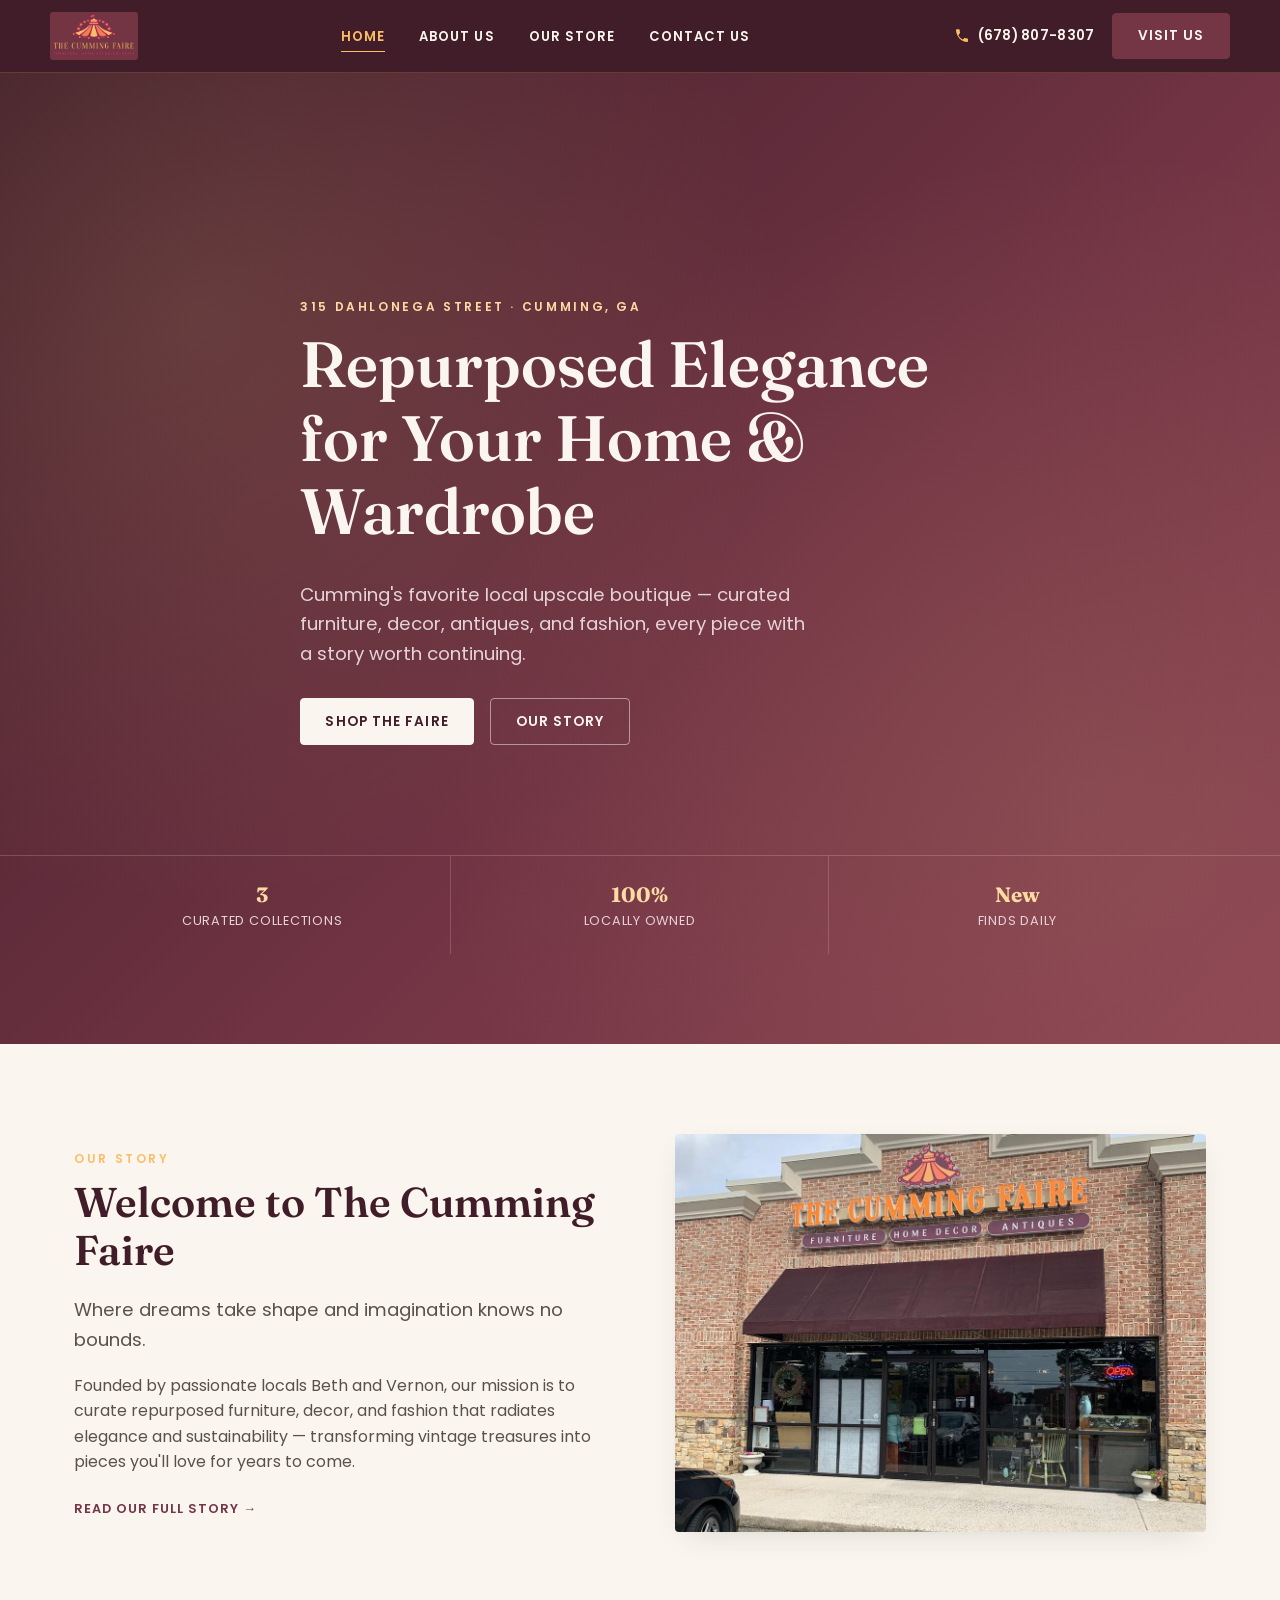
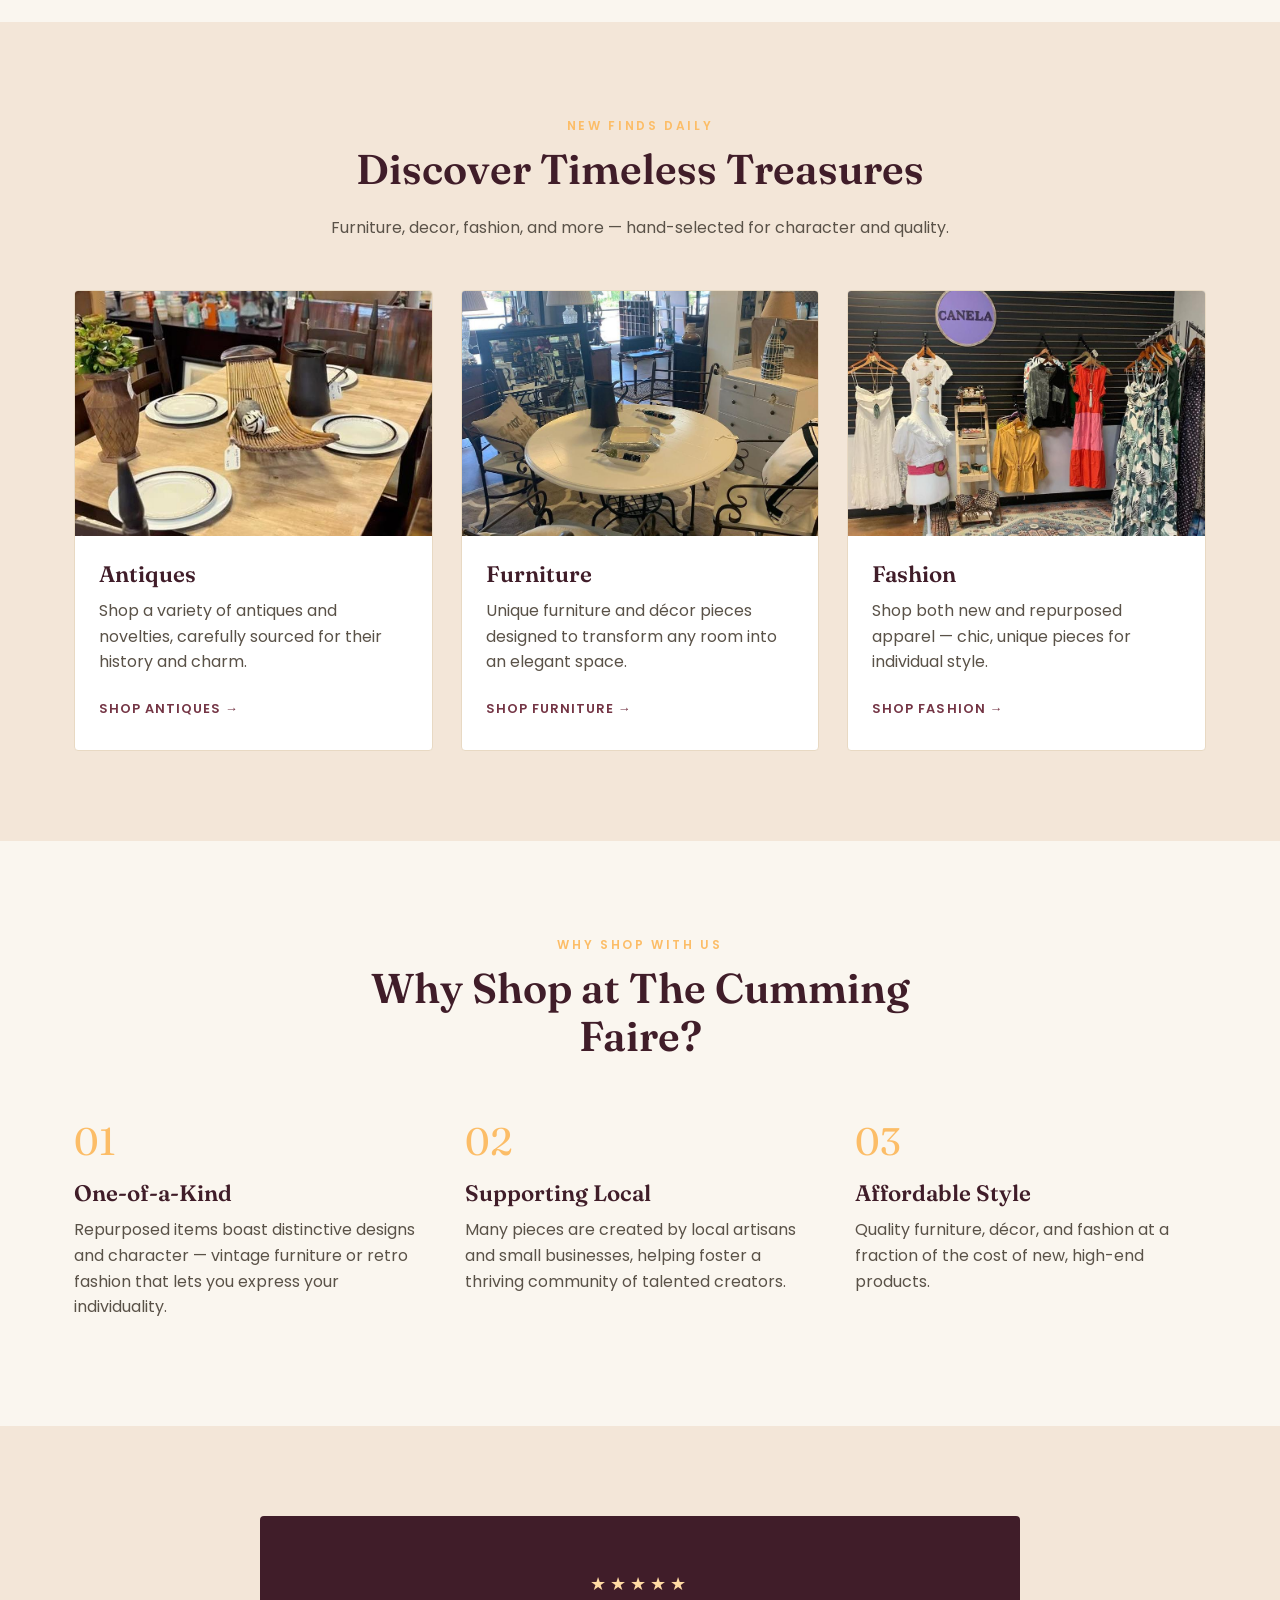
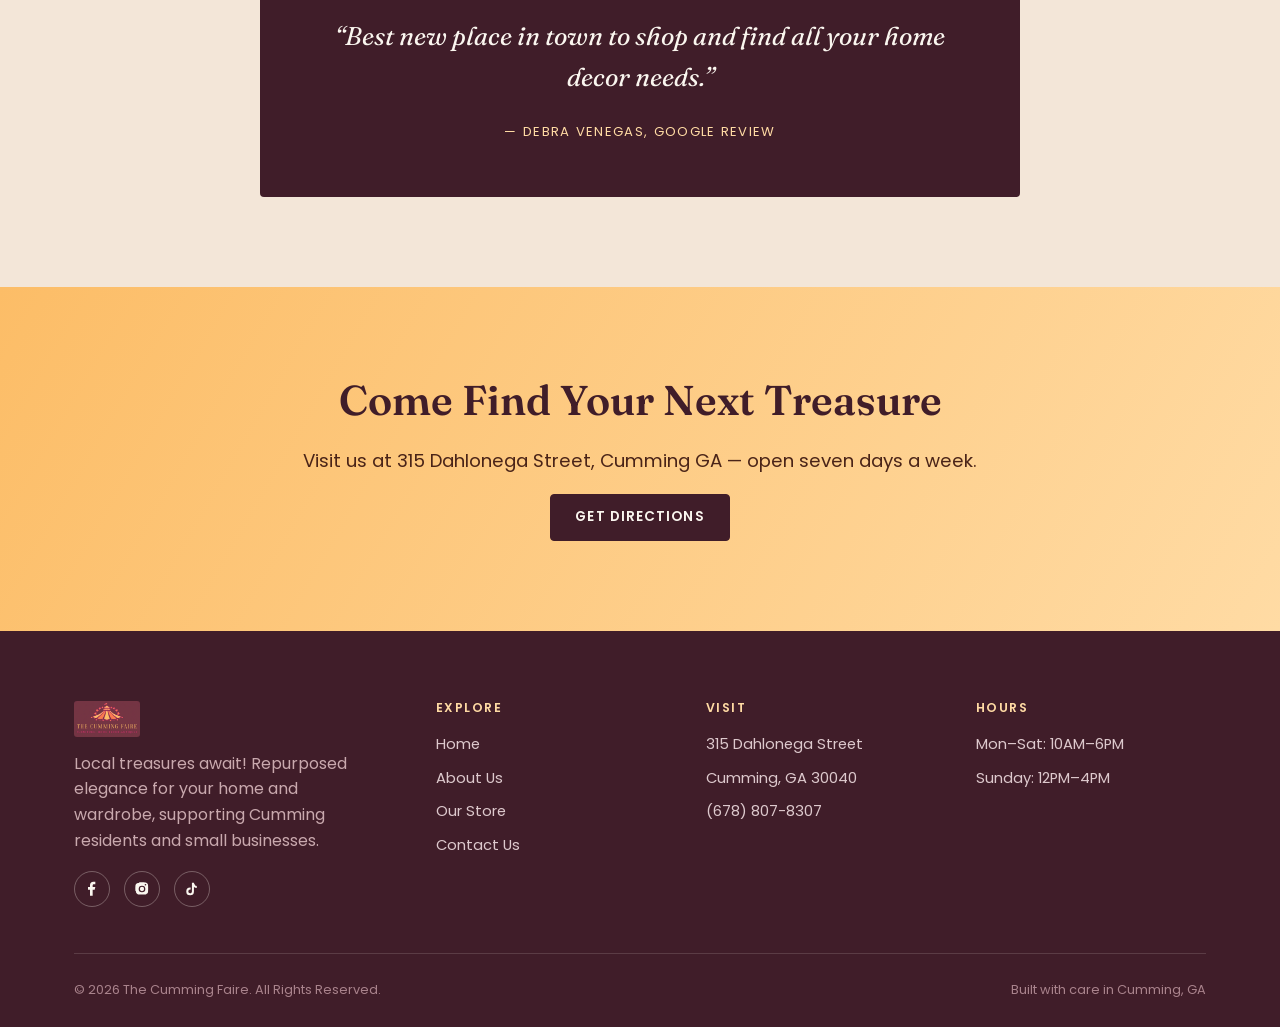
<file: index.html>
<!DOCTYPE html>
<html lang="en">
<head>
<meta charset="UTF-8">
<meta name="viewport" content="width=device-width, initial-scale=1.0">
<title>The Cumming Faire | Repurposed Furniture, Decor &amp; Fashion in Cumming, GA</title>
<meta name="description" content="Cumming's favorite local upscale boutique. Repurposed furniture, home decor, antiques, and fashion — sustainable, one-of-a-kind, and locally owned.">
<link rel="icon" type="image/png" href="favicon.png">
<link rel="preconnect" href="https://fonts.googleapis.com">
<link href="https://fonts.googleapis.com/css2?family=Fraunces:opsz,wght@9..144,500;9..144,600;9..144,700&family=Poppins:wght@400;500;600;700&display=swap" rel="stylesheet">
<link rel="stylesheet" href="styles.css">
</head>
<body>

<header class="site-header">
  <div class="container header-inner">
    <a href="index.html" class="brand">
      <img src="logo.png" alt="The Cumming Faire" class="logo">
    </a>
    <nav class="main-nav">
      <ul>
        <li><a href="index.html" class="active">Home</a></li>
        <li><a href="about.html">About Us</a></li>
        <li><a href="shop.html">Our Store</a></li>
        <li><a href="contact.html">Contact Us</a></li>
      </ul>
    </nav>
    <div class="header-cta">
      <a href="tel:6788078307" class="header-phone">
        <svg viewBox="0 0 24 24"><path d="M6.6 10.8c1.4 2.8 3.8 5.1 6.6 6.6l2.2-2.2c.3-.3.7-.4 1-.2 1.1.4 2.3.6 3.5.6.6 0 1 .4 1 1V20c0 .6-.4 1-1 1C11.4 21 3 12.6 3 3c0-.6.4-1 1-1h3.5c.6 0 1 .4 1 1 0 1.2.2 2.4.6 3.5.1.4 0 .8-.2 1L6.6 10.8z"/></svg>
        (678) 807-8307
      </a>
      <a href="contact.html" class="btn btn-primary">Visit Us</a>
      <button class="nav-toggle" aria-label="Toggle menu" aria-expanded="false"><span></span><span></span><span></span></button>
    </div>
  </div>
</header>

<section class="hero">
  <div class="container hero-inner">
    <span class="eyebrow">315 Dahlonega Street · Cumming, GA</span>
    <h1>Repurposed Elegance for Your Home &amp; Wardrobe</h1>
    <p class="lead">Cumming's favorite local upscale boutique — curated furniture, decor, antiques, and fashion, every piece with a story worth continuing.</p>
    <div class="hero-actions">
      <a href="shop.html" class="btn btn-light">Shop The Faire</a>
      <a href="about.html" class="btn btn-outline" style="color:#faf6ef;border-color:rgba(250,246,239,0.5);">Our Story</a>
    </div>
  </div>
  <div class="hero-strip">
    <div class="container">
      <div class="item"><strong>3</strong>Curated Collections</div>
      <div class="item"><strong>100%</strong>Locally Owned</div>
      <div class="item"><strong>New</strong>Finds Daily</div>
    </div>
  </div>
</section>

<section>
  <div class="container two-col">
    <div>
      <span class="eyebrow">Our Story</span>
      <h2>Welcome to The Cumming Faire</h2>
      <p class="lead">Where dreams take shape and imagination knows no bounds.</p>
      <p>Founded by passionate locals Beth and Vernon, our mission is to curate repurposed furniture, decor, and fashion that radiates elegance and sustainability — transforming vintage treasures into pieces you'll love for years to come.</p>
      <a href="about.html" class="card-link">Read Our Full Story &rarr;</a>
    </div>
    <div class="visual">
      <img src="img/storefront.jpg" alt="The Cumming Faire storefront at 315 Dahlonega Street, Cumming GA" loading="lazy">
    </div>
  </div>
</section>

<section class="section-alt">
  <div class="container">
    <div class="section-head center">
      <span class="eyebrow">New Finds Daily</span>
      <h2>Discover Timeless Treasures</h2>
      <p>Furniture, decor, fashion, and more — hand-selected for character and quality.</p>
    </div>
    <div class="grid-3">
      <div class="card">
        <div class="visual"><img src="img/antiques-home.jpg" alt="Antiques and novelty display at The Cumming Faire" loading="lazy"></div>
        <div class="card-body">
          <h3>Antiques</h3>
          <p>Shop a variety of antiques and novelties, carefully sourced for their history and charm.</p>
          <a href="shop.html#antiques" class="card-link">Shop Antiques &rarr;</a>
        </div>
      </div>
      <div class="card">
        <div class="visual"><img src="img/furniture-home.jpg" alt="Repurposed furniture display at The Cumming Faire" loading="lazy"></div>
        <div class="card-body">
          <h3>Furniture</h3>
          <p>Unique furniture and décor pieces designed to transform any room into an elegant space.</p>
          <a href="shop.html#furniture" class="card-link">Shop Furniture &rarr;</a>
        </div>
      </div>
      <div class="card">
        <div class="visual"><img src="img/fashion-home.jpg" alt="Fashion and apparel rack at The Cumming Faire" loading="lazy"></div>
        <div class="card-body">
          <h3>Fashion</h3>
          <p>Shop both new and repurposed apparel — chic, unique pieces for individual style.</p>
          <a href="shop.html#fashion" class="card-link">Shop Fashion &rarr;</a>
        </div>
      </div>
    </div>
  </div>
</section>

<section>
  <div class="container">
    <div class="section-head center">
      <span class="eyebrow">Why Shop With Us</span>
      <h2>Why Shop at The Cumming Faire?</h2>
    </div>
    <div class="reasons">
      <div class="reason">
        <span class="num">01</span>
        <h3>One-of-a-Kind</h3>
        <p>Repurposed items boast distinctive designs and character — vintage furniture or retro fashion that lets you express your individuality.</p>
      </div>
      <div class="reason">
        <span class="num">02</span>
        <h3>Supporting Local</h3>
        <p>Many pieces are created by local artisans and small businesses, helping foster a thriving community of talented creators.</p>
      </div>
      <div class="reason">
        <span class="num">03</span>
        <h3>Affordable Style</h3>
        <p>Quality furniture, décor, and fashion at a fraction of the cost of new, high-end products.</p>
      </div>
    </div>
  </div>
</section>

<section class="section-alt">
  <div class="container">
    <div class="testimonial">
      <div class="stars">★★★★★</div>
      <blockquote>&ldquo;Best new place in town to shop and find all your home decor needs.&rdquo;</blockquote>
      <cite>— Debra Venegas, Google Review</cite>
    </div>
  </div>
</section>

<section class="cta-band">
  <div class="container">
    <h2>Come Find Your Next Treasure</h2>
    <p class="lead">Visit us at 315 Dahlonega Street, Cumming GA — open seven days a week.</p>
    <a href="contact.html" class="btn btn-primary" style="background:var(--wine-deep);border-color:var(--wine-deep);">Get Directions</a>
  </div>
</section>

<footer class="site-footer">
  <div class="container">
    <div class="footer-grid">
      <div class="footer-brand">
        <a href="index.html" class="brand"><img src="logo.png" alt="The Cumming Faire" class="logo" style="height:36px;"></a>
        <p>Local treasures await! Repurposed elegance for your home and wardrobe, supporting Cumming residents and small businesses.</p>
        <div class="social-row">
          <a href="https://www.facebook.com/profile.php?id=100089561472416" aria-label="Facebook" target="_blank" rel="noopener"><svg viewBox="0 0 24 24"><path d="M13 22v-9h3l1-4h-4V7c0-1.1.3-2 2-2h2V1.1C16.6 1 15.4 1 14 1c-3.1 0-5 1.9-5 5.3V9H6v4h3v9h4z"/></svg></a>
          <a href="https://instagram.com/thecummingfaire" aria-label="Instagram" target="_blank" rel="noopener"><svg viewBox="0 0 24 24"><path d="M12 2c2.7 0 3 0 4.1.1 1.1 0 1.8.2 2.2.4.6.2 1 .5 1.4 1 .4.4.7.8 1 1.4.2.4.4 1.1.4 2.2.1 1.1.1 1.4.1 4.1s0 3-.1 4.1c0 1.1-.2 1.8-.4 2.2-.2.6-.5 1-1 1.4-.4.4-.8.7-1.4 1-.4.2-1.1.4-2.2.4-1.1.1-1.4.1-4.1.1s-3 0-4.1-.1c-1.1 0-1.8-.2-2.2-.4-.6-.2-1-.5-1.4-1-.4-.4-.7-.8-1-1.4-.2-.4-.4-1.1-.4-2.2C2 15 2 14.7 2 12s0-3 .1-4.1c0-1.1.2-1.8.4-2.2.2-.6.5-1 1-1.4.4-.4.8-.7 1.4-1 .4-.2 1.1-.4 2.2-.4C8.1 2.1 8.4 2.1 12 2zm0 5a5 5 0 100 10 5 5 0 000-10zm0 8.2a3.2 3.2 0 110-6.4 3.2 3.2 0 010 6.4zm5.2-8.4a1.2 1.2 0 100-2.4 1.2 1.2 0 000 2.4z"/></svg></a>
          <a href="https://www.tiktok.com/@thecummingfaire" aria-label="TikTok" target="_blank" rel="noopener"><svg viewBox="0 0 24 24"><path d="M16.6 5.82c-.95-.83-1.55-2-1.7-3.27h-3.02v13.06c0 1.5-1.22 2.72-2.72 2.72a2.72 2.72 0 0 1 0-5.44c.28 0 .55.04.8.12V9.9a5.7 5.7 0 0 0-.8-.06 5.75 5.75 0 0 0 0 11.5 5.75 5.75 0 0 0 5.75-5.75V9.01c1.2.86 2.67 1.37 4.24 1.37V7.36c-.9 0-1.75-.28-2.55-.75z"/></svg></a>
        </div>
      </div>
      <div>
        <h4>Explore</h4>
        <ul>
          <li><a href="index.html">Home</a></li>
          <li><a href="about.html">About Us</a></li>
          <li><a href="shop.html">Our Store</a></li>
          <li><a href="contact.html">Contact Us</a></li>
        </ul>
      </div>
      <div>
        <h4>Visit</h4>
        <ul>
          <li>315 Dahlonega Street</li>
          <li>Cumming, GA 30040</li>
          <li><a href="tel:6788078307">(678) 807-8307</a></li>
        </ul>
      </div>
      <div>
        <h4>Hours</h4>
        <ul>
          <li>Mon–Sat: 10AM–6PM</li>
          <li>Sunday: 12PM–4PM</li>
        </ul>
      </div>
    </div>
    <div class="footer-bottom">
      <span>&copy; 2026 The Cumming Faire. All Rights Reserved.</span>
      <span>Built with care in Cumming, GA</span>
    </div>
  </div>
</footer>

<script src="main.js"></script>
</body>
</html>
</file>
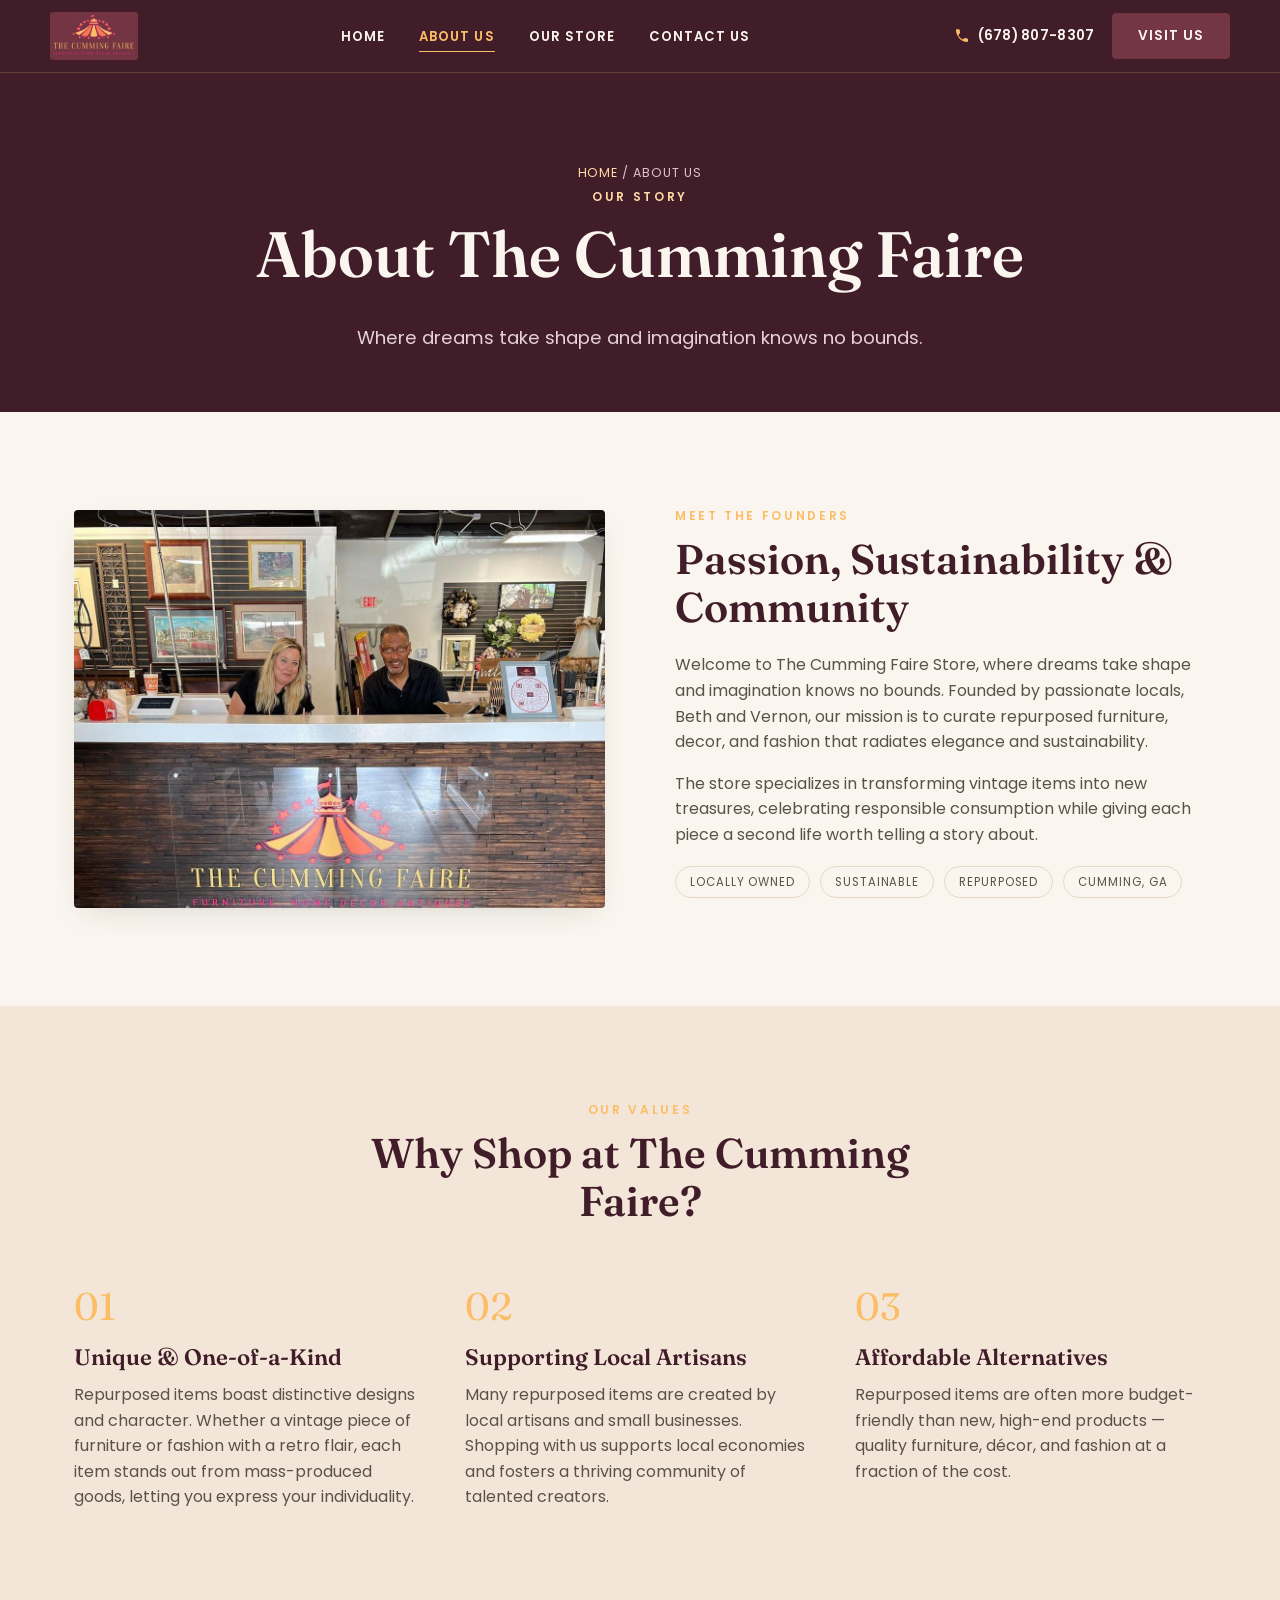
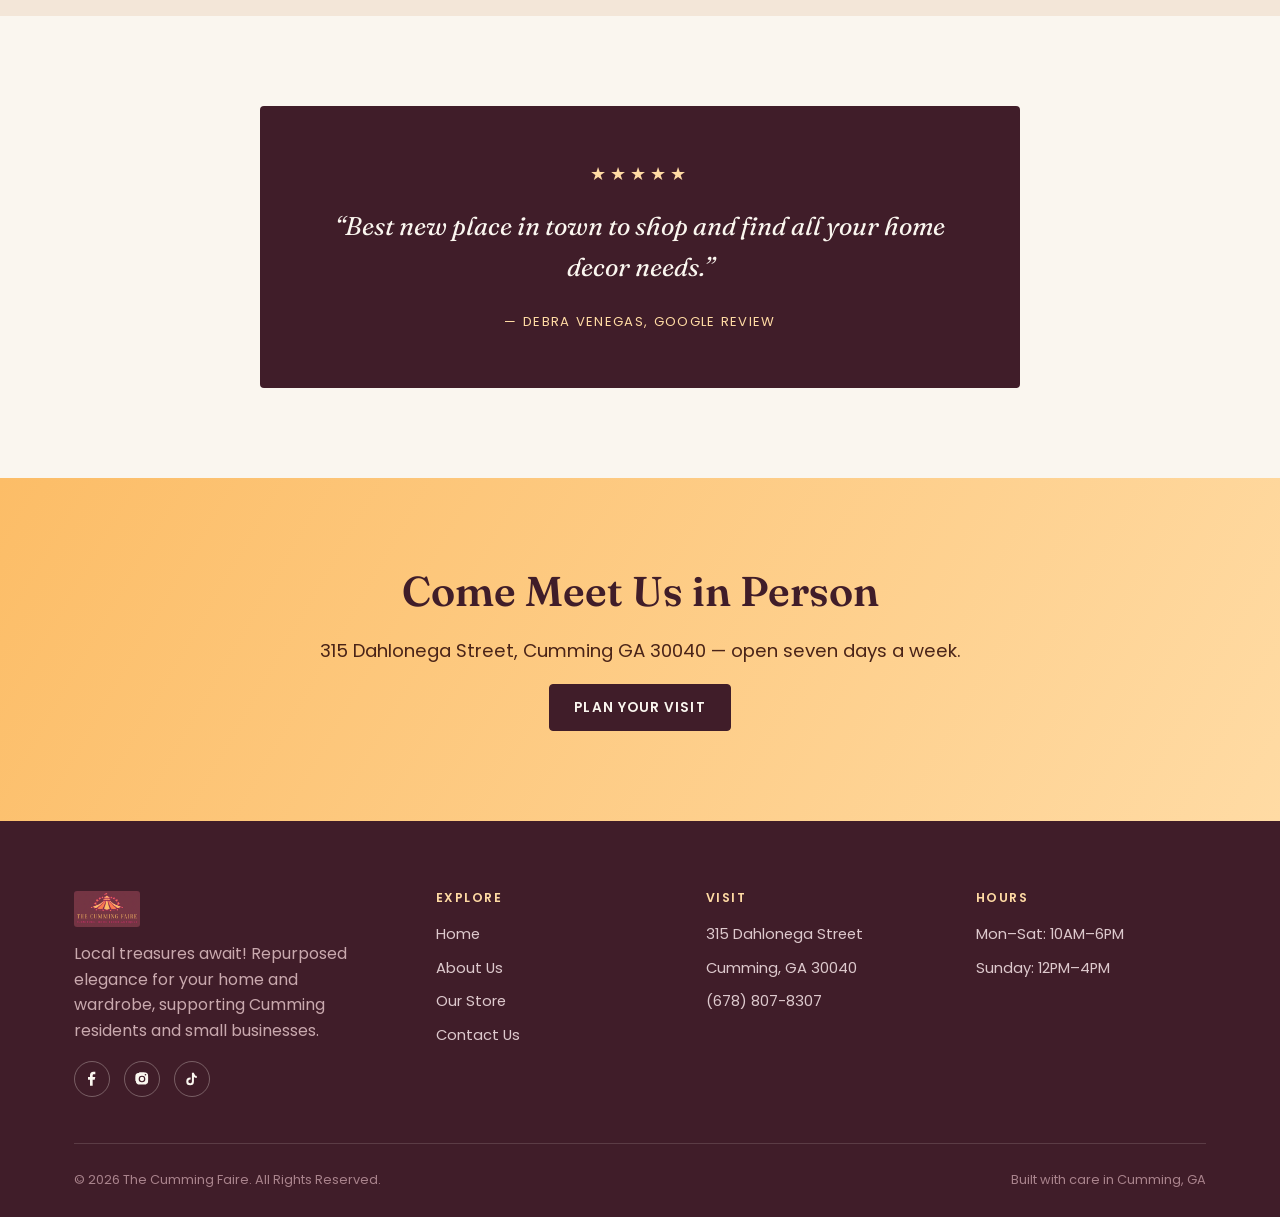
<file: about.html>
<!DOCTYPE html>
<html lang="en">
<head>
<meta charset="UTF-8">
<meta name="viewport" content="width=device-width, initial-scale=1.0">
<title>About Us | The Cumming Faire</title>
<meta name="description" content="Meet Beth and Vernon, the local founders of The Cumming Faire — a boutique for repurposed furniture, decor, antiques, and fashion in Cumming, GA.">
<link rel="icon" type="image/png" href="favicon.png">
<link rel="preconnect" href="https://fonts.googleapis.com">
<link href="https://fonts.googleapis.com/css2?family=Fraunces:opsz,wght@9..144,500;9..144,600;9..144,700&family=Poppins:wght@400;500;600;700&display=swap" rel="stylesheet">
<link rel="stylesheet" href="styles.css">
</head>
<body>

<header class="site-header">
  <div class="container header-inner">
    <a href="index.html" class="brand">
      <img src="logo.png" alt="The Cumming Faire" class="logo">
    </a>
    <nav class="main-nav">
      <ul>
        <li><a href="index.html">Home</a></li>
        <li><a href="about.html" class="active">About Us</a></li>
        <li><a href="shop.html">Our Store</a></li>
        <li><a href="contact.html">Contact Us</a></li>
      </ul>
    </nav>
    <div class="header-cta">
      <a href="tel:6788078307" class="header-phone">
        <svg viewBox="0 0 24 24"><path d="M6.6 10.8c1.4 2.8 3.8 5.1 6.6 6.6l2.2-2.2c.3-.3.7-.4 1-.2 1.1.4 2.3.6 3.5.6.6 0 1 .4 1 1V20c0 .6-.4 1-1 1C11.4 21 3 12.6 3 3c0-.6.4-1 1-1h3.5c.6 0 1 .4 1 1 0 1.2.2 2.4.6 3.5.1.4 0 .8-.2 1L6.6 10.8z"/></svg>
        (678) 807-8307
      </a>
      <a href="contact.html" class="btn btn-primary">Visit Us</a>
      <button class="nav-toggle" aria-label="Toggle menu" aria-expanded="false"><span></span><span></span><span></span></button>
    </div>
  </div>
</header>

<section class="page-hero">
  <div class="container">
    <div class="breadcrumb"><a href="index.html">Home</a> / About Us</div>
    <span class="eyebrow">Our Story</span>
    <h1>About The Cumming Faire</h1>
    <p class="lead" style="color:#e6d3d8;max-width:600px;margin:0 auto;">Where dreams take shape and imagination knows no bounds.</p>
  </div>
</section>

<section>
  <div class="container two-col">
    <div class="visual">
      <img src="img/founders.jpg" alt="Beth and Vernon, founders of The Cumming Faire, behind the store counter" loading="lazy">
    </div>
    <div>
      <span class="eyebrow">Meet The Founders</span>
      <h2>Passion, Sustainability &amp; Community</h2>
      <p>Welcome to The Cumming Faire Store, where dreams take shape and imagination knows no bounds. Founded by passionate locals, Beth and Vernon, our mission is to curate repurposed furniture, decor, and fashion that radiates elegance and sustainability.</p>
      <p>The store specializes in transforming vintage items into new treasures, celebrating responsible consumption while giving each piece a second life worth telling a story about.</p>
      <div class="tag-row">
        <span>Locally Owned</span>
        <span>Sustainable</span>
        <span>Repurposed</span>
        <span>Cumming, GA</span>
      </div>
    </div>
  </div>
</section>

<section class="section-alt">
  <div class="container">
    <div class="section-head center">
      <span class="eyebrow">Our Values</span>
      <h2>Why Shop at The Cumming Faire?</h2>
    </div>
    <div class="reasons">
      <div class="reason">
        <span class="num">01</span>
        <h3>Unique &amp; One-of-a-Kind</h3>
        <p>Repurposed items boast distinctive designs and character. Whether a vintage piece of furniture or fashion with a retro flair, each item stands out from mass-produced goods, letting you express your individuality.</p>
      </div>
      <div class="reason">
        <span class="num">02</span>
        <h3>Supporting Local Artisans</h3>
        <p>Many repurposed items are created by local artisans and small businesses. Shopping with us supports local economies and fosters a thriving community of talented creators.</p>
      </div>
      <div class="reason">
        <span class="num">03</span>
        <h3>Affordable Alternatives</h3>
        <p>Repurposed items are often more budget-friendly than new, high-end products — quality furniture, décor, and fashion at a fraction of the cost.</p>
      </div>
    </div>
  </div>
</section>

<section>
  <div class="container">
    <div class="testimonial">
      <div class="stars">★★★★★</div>
      <blockquote>&ldquo;Best new place in town to shop and find all your home decor needs.&rdquo;</blockquote>
      <cite>— Debra Venegas, Google Review</cite>
    </div>
  </div>
</section>

<section class="cta-band">
  <div class="container">
    <h2>Come Meet Us in Person</h2>
    <p class="lead">315 Dahlonega Street, Cumming GA 30040 — open seven days a week.</p>
    <a href="contact.html" class="btn btn-primary" style="background:var(--wine-deep);border-color:var(--wine-deep);">Plan Your Visit</a>
  </div>
</section>

<footer class="site-footer">
  <div class="container">
    <div class="footer-grid">
      <div class="footer-brand">
        <a href="index.html" class="brand"><img src="logo.png" alt="The Cumming Faire" class="logo" style="height:36px;"></a>
        <p>Local treasures await! Repurposed elegance for your home and wardrobe, supporting Cumming residents and small businesses.</p>
        <div class="social-row">
          <a href="https://www.facebook.com/profile.php?id=100089561472416" aria-label="Facebook" target="_blank" rel="noopener"><svg viewBox="0 0 24 24"><path d="M13 22v-9h3l1-4h-4V7c0-1.1.3-2 2-2h2V1.1C16.6 1 15.4 1 14 1c-3.1 0-5 1.9-5 5.3V9H6v4h3v9h4z"/></svg></a>
          <a href="https://instagram.com/thecummingfaire" aria-label="Instagram" target="_blank" rel="noopener"><svg viewBox="0 0 24 24"><path d="M12 2c2.7 0 3 0 4.1.1 1.1 0 1.8.2 2.2.4.6.2 1 .5 1.4 1 .4.4.7.8 1 1.4.2.4.4 1.1.4 2.2.1 1.1.1 1.4.1 4.1s0 3-.1 4.1c0 1.1-.2 1.8-.4 2.2-.2.6-.5 1-1 1.4-.4.4-.8.7-1.4 1-.4.2-1.1.4-2.2.4-1.1.1-1.4.1-4.1.1s-3 0-4.1-.1c-1.1 0-1.8-.2-2.2-.4-.6-.2-1-.5-1.4-1-.4-.4-.7-.8-1-1.4-.2-.4-.4-1.1-.4-2.2C2 15 2 14.7 2 12s0-3 .1-4.1c0-1.1.2-1.8.4-2.2.2-.6.5-1 1-1.4.4-.4.8-.7 1.4-1 .4-.2 1.1-.4 2.2-.4C8.1 2.1 8.4 2.1 12 2zm0 5a5 5 0 100 10 5 5 0 000-10zm0 8.2a3.2 3.2 0 110-6.4 3.2 3.2 0 010 6.4zm5.2-8.4a1.2 1.2 0 100-2.4 1.2 1.2 0 000 2.4z"/></svg></a>
          <a href="https://www.tiktok.com/@thecummingfaire" aria-label="TikTok" target="_blank" rel="noopener"><svg viewBox="0 0 24 24"><path d="M16.6 5.82c-.95-.83-1.55-2-1.7-3.27h-3.02v13.06c0 1.5-1.22 2.72-2.72 2.72a2.72 2.72 0 0 1 0-5.44c.28 0 .55.04.8.12V9.9a5.7 5.7 0 0 0-.8-.06 5.75 5.75 0 0 0 0 11.5 5.75 5.75 0 0 0 5.75-5.75V9.01c1.2.86 2.67 1.37 4.24 1.37V7.36c-.9 0-1.75-.28-2.55-.75z"/></svg></a>
        </div>
      </div>
      <div>
        <h4>Explore</h4>
        <ul>
          <li><a href="index.html">Home</a></li>
          <li><a href="about.html">About Us</a></li>
          <li><a href="shop.html">Our Store</a></li>
          <li><a href="contact.html">Contact Us</a></li>
        </ul>
      </div>
      <div>
        <h4>Visit</h4>
        <ul>
          <li>315 Dahlonega Street</li>
          <li>Cumming, GA 30040</li>
          <li><a href="tel:6788078307">(678) 807-8307</a></li>
        </ul>
      </div>
      <div>
        <h4>Hours</h4>
        <ul>
          <li>Mon–Sat: 10AM–6PM</li>
          <li>Sunday: 12PM–4PM</li>
        </ul>
      </div>
    </div>
    <div class="footer-bottom">
      <span>&copy; 2026 The Cumming Faire. All Rights Reserved.</span>
      <span>Built with care in Cumming, GA</span>
    </div>
  </div>
</footer>

<script src="main.js"></script>
</body>
</html>
</file>
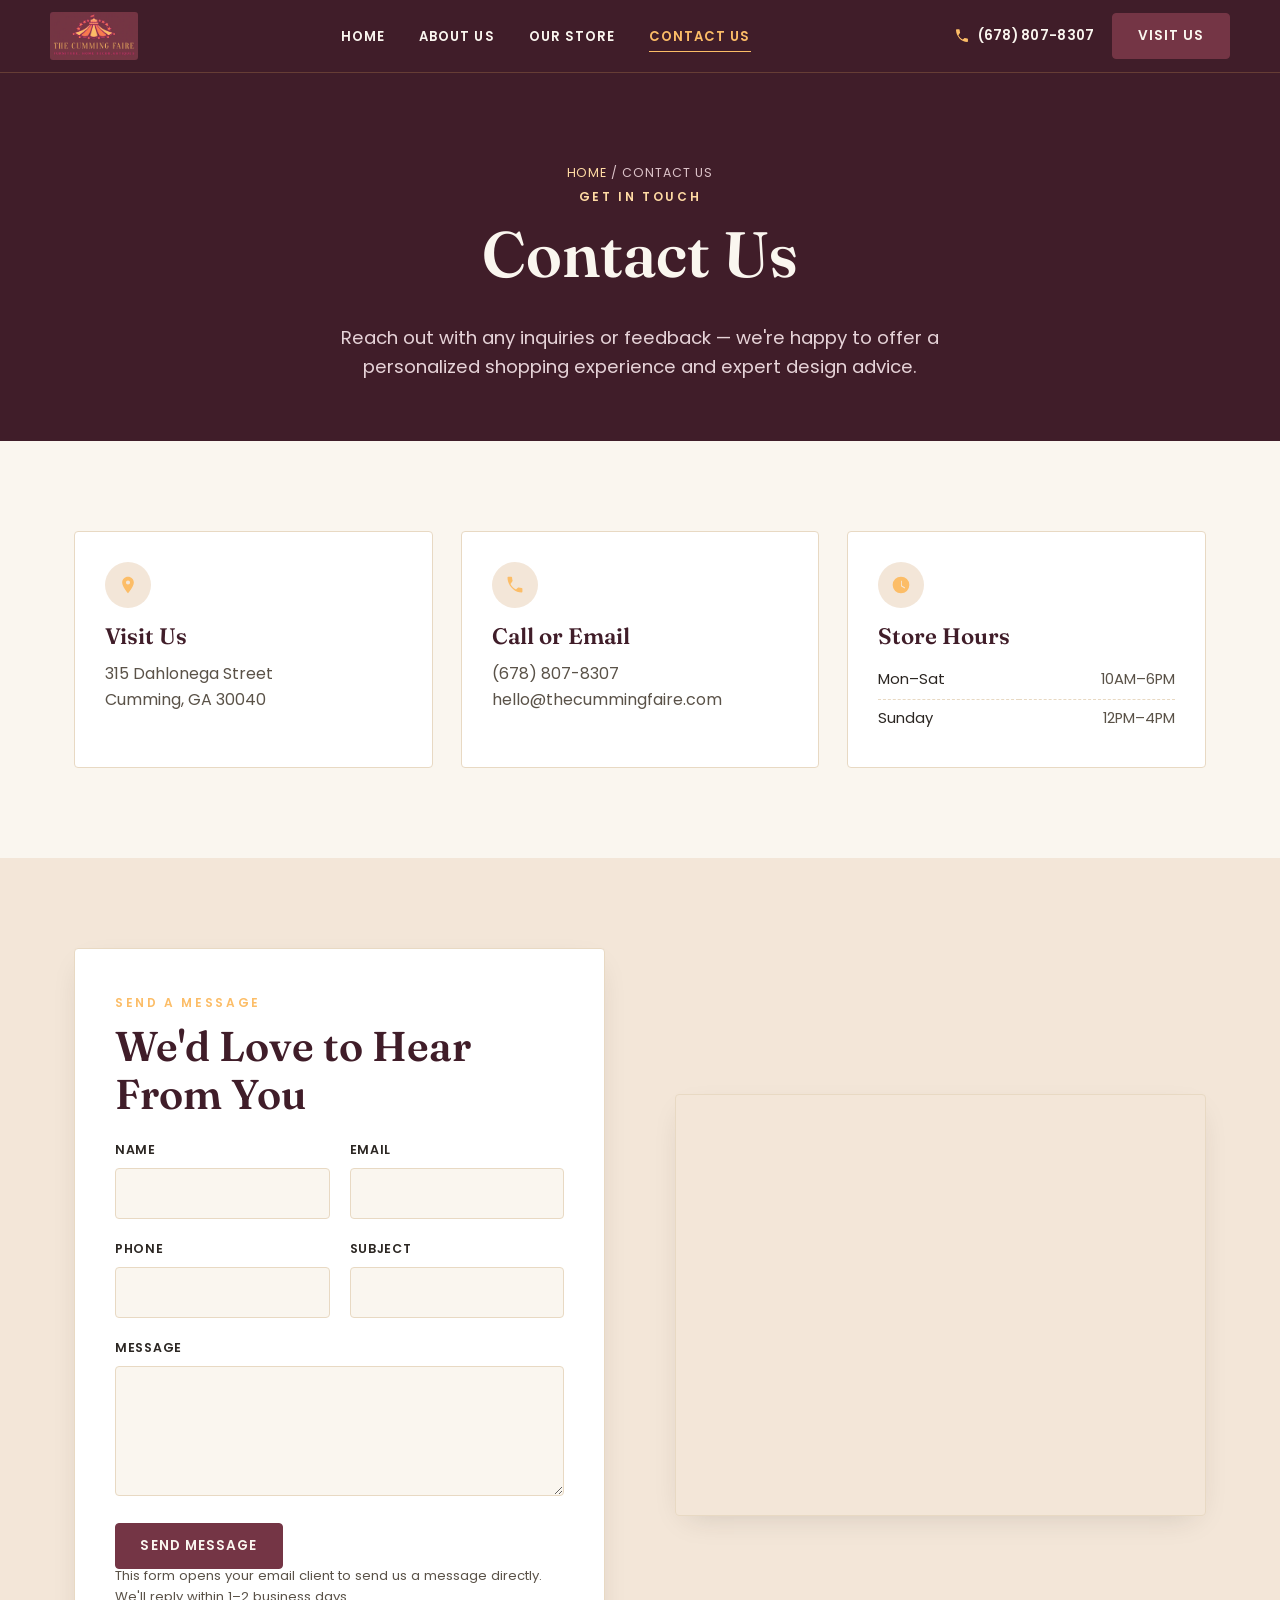
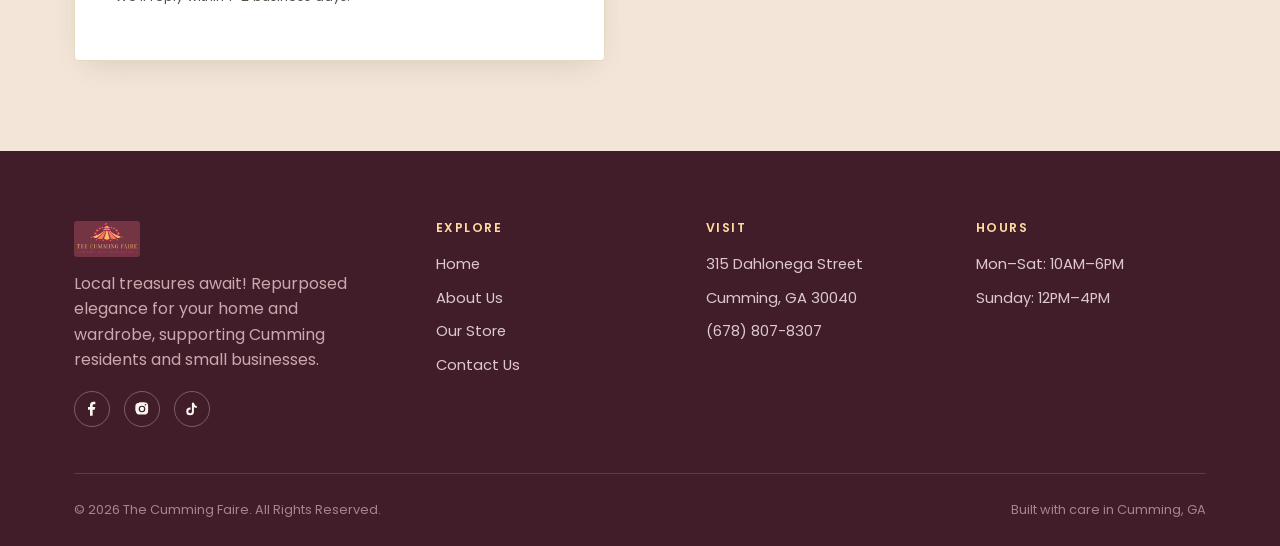
<file: contact.html>
<!DOCTYPE html>
<html lang="en">
<head>
<meta charset="UTF-8">
<meta name="viewport" content="width=device-width, initial-scale=1.0">
<title>Contact Us | The Cumming Faire</title>
<meta name="description" content="Visit or contact The Cumming Faire at 315 Dahlonega Street, Cumming GA. Call (678) 807-8307 or send us a message.">
<link rel="icon" type="image/png" href="favicon.png">
<link rel="preconnect" href="https://fonts.googleapis.com">
<link href="https://fonts.googleapis.com/css2?family=Fraunces:opsz,wght@9..144,500;9..144,600;9..144,700&family=Poppins:wght@400;500;600;700&display=swap" rel="stylesheet">
<link rel="stylesheet" href="styles.css">
</head>
<body>

<header class="site-header">
  <div class="container header-inner">
    <a href="index.html" class="brand">
      <img src="logo.png" alt="The Cumming Faire" class="logo">
    </a>
    <nav class="main-nav">
      <ul>
        <li><a href="index.html">Home</a></li>
        <li><a href="about.html">About Us</a></li>
        <li><a href="shop.html">Our Store</a></li>
        <li><a href="contact.html" class="active">Contact Us</a></li>
      </ul>
    </nav>
    <div class="header-cta">
      <a href="tel:6788078307" class="header-phone">
        <svg viewBox="0 0 24 24"><path d="M6.6 10.8c1.4 2.8 3.8 5.1 6.6 6.6l2.2-2.2c.3-.3.7-.4 1-.2 1.1.4 2.3.6 3.5.6.6 0 1 .4 1 1V20c0 .6-.4 1-1 1C11.4 21 3 12.6 3 3c0-.6.4-1 1-1h3.5c.6 0 1 .4 1 1 0 1.2.2 2.4.6 3.5.1.4 0 .8-.2 1L6.6 10.8z"/></svg>
        (678) 807-8307
      </a>
      <a href="contact.html" class="btn btn-primary">Visit Us</a>
      <button class="nav-toggle" aria-label="Toggle menu" aria-expanded="false"><span></span><span></span><span></span></button>
    </div>
  </div>
</header>

<section class="page-hero">
  <div class="container">
    <div class="breadcrumb"><a href="index.html">Home</a> / Contact Us</div>
    <span class="eyebrow">Get In Touch</span>
    <h1>Contact Us</h1>
    <p class="lead" style="color:#e6d3d8;max-width:600px;margin:0 auto;">Reach out with any inquiries or feedback — we're happy to offer a personalized shopping experience and expert design advice.</p>
  </div>
</section>

<section>
  <div class="container">
    <div class="info-grid">
      <div class="info-card">
        <div class="icon">
          <svg width="20" height="20" viewBox="0 0 24 24" fill="currentColor"><path d="M12 2C8.1 2 5 5.1 5 9c0 5.2 7 13 7 13s7-7.8 7-13c0-3.9-3.1-7-7-7zm0 9.5A2.5 2.5 0 1112 6.5a2.5 2.5 0 010 5z"/></svg>
        </div>
        <h3>Visit Us</h3>
        <p>315 Dahlonega Street<br>Cumming, GA 30040</p>
      </div>
      <div class="info-card">
        <div class="icon">
          <svg width="20" height="20" viewBox="0 0 24 24" fill="currentColor"><path d="M6.6 10.8c1.4 2.8 3.8 5.1 6.6 6.6l2.2-2.2c.3-.3.7-.4 1-.2 1.1.4 2.3.6 3.5.6.6 0 1 .4 1 1V20c0 .6-.4 1-1 1C11.4 21 3 12.6 3 3c0-.6.4-1 1-1h3.5c.6 0 1 .4 1 1 0 1.2.2 2.4.6 3.5.1.4 0 .8-.2 1L6.6 10.8z"/></svg>
        </div>
        <h3>Call or Email</h3>
        <p><a href="tel:6788078307">(678) 807-8307</a><br><a href="mailto:hello@thecummingfaire.com">hello@thecummingfaire.com</a></p>
      </div>
      <div class="info-card">
        <div class="icon">
          <svg width="20" height="20" viewBox="0 0 24 24" fill="currentColor"><path d="M12 2a10 10 0 100 20 10 10 0 000-20zm1 10.6l4 2.4-.7 1.2-4.3-2.6V7h1v5.6z"/></svg>
        </div>
        <h3>Store Hours</h3>
        <table class="hours-table">
          <tr><td>Mon–Sat</td><td>10AM–6PM</td></tr>
          <tr><td>Sunday</td><td>12PM–4PM</td></tr>
        </table>
      </div>
    </div>
  </div>
</section>

<section class="section-alt">
  <div class="container two-col">
    <div class="form-card">
      <span class="eyebrow">Send a Message</span>
      <h2 class="mt-0">We'd Love to Hear From You</h2>
      <form id="contact-form">
        <div class="form-row">
          <div class="field">
            <label for="name">Name</label>
            <input type="text" id="name" name="name" required>
          </div>
          <div class="field">
            <label for="email">Email</label>
            <input type="email" id="email" name="email" required>
          </div>
        </div>
        <div class="form-row">
          <div class="field">
            <label for="phone">Phone</label>
            <input type="tel" id="phone" name="phone">
          </div>
          <div class="field">
            <label for="subject">Subject</label>
            <input type="text" id="subject" name="subject">
          </div>
        </div>
        <div class="field">
          <label for="message">Message</label>
          <textarea id="message" name="message" required></textarea>
        </div>
        <button type="submit" class="btn btn-primary">Send Message</button>
        <p class="form-note">This form opens your email client to send us a message directly. We'll reply within 1–2 business days.</p>
      </form>
    </div>
    <div class="map-wrap">
      <iframe title="Map to The Cumming Faire" loading="lazy"
        src="https://www.google.com/maps?q=315+Dahlonega+Street,+Cumming,+GA+30040&output=embed">
      </iframe>
    </div>
  </div>
</section>

<footer class="site-footer">
  <div class="container">
    <div class="footer-grid">
      <div class="footer-brand">
        <a href="index.html" class="brand"><img src="logo.png" alt="The Cumming Faire" class="logo" style="height:36px;"></a>
        <p>Local treasures await! Repurposed elegance for your home and wardrobe, supporting Cumming residents and small businesses.</p>
        <div class="social-row">
          <a href="https://www.facebook.com/profile.php?id=100089561472416" aria-label="Facebook" target="_blank" rel="noopener"><svg viewBox="0 0 24 24"><path d="M13 22v-9h3l1-4h-4V7c0-1.1.3-2 2-2h2V1.1C16.6 1 15.4 1 14 1c-3.1 0-5 1.9-5 5.3V9H6v4h3v9h4z"/></svg></a>
          <a href="https://instagram.com/thecummingfaire" aria-label="Instagram" target="_blank" rel="noopener"><svg viewBox="0 0 24 24"><path d="M12 2c2.7 0 3 0 4.1.1 1.1 0 1.8.2 2.2.4.6.2 1 .5 1.4 1 .4.4.7.8 1 1.4.2.4.4 1.1.4 2.2.1 1.1.1 1.4.1 4.1s0 3-.1 4.1c0 1.1-.2 1.8-.4 2.2-.2.6-.5 1-1 1.4-.4.4-.8.7-1.4 1-.4.2-1.1.4-2.2.4-1.1.1-1.4.1-4.1.1s-3 0-4.1-.1c-1.1 0-1.8-.2-2.2-.4-.6-.2-1-.5-1.4-1-.4-.4-.7-.8-1-1.4-.2-.4-.4-1.1-.4-2.2C2 15 2 14.7 2 12s0-3 .1-4.1c0-1.1.2-1.8.4-2.2.2-.6.5-1 1-1.4.4-.4.8-.7 1.4-1 .4-.2 1.1-.4 2.2-.4C8.1 2.1 8.4 2.1 12 2zm0 5a5 5 0 100 10 5 5 0 000-10zm0 8.2a3.2 3.2 0 110-6.4 3.2 3.2 0 010 6.4zm5.2-8.4a1.2 1.2 0 100-2.4 1.2 1.2 0 000 2.4z"/></svg></a>
          <a href="https://www.tiktok.com/@thecummingfaire" aria-label="TikTok" target="_blank" rel="noopener"><svg viewBox="0 0 24 24"><path d="M16.6 5.82c-.95-.83-1.55-2-1.7-3.27h-3.02v13.06c0 1.5-1.22 2.72-2.72 2.72a2.72 2.72 0 0 1 0-5.44c.28 0 .55.04.8.12V9.9a5.7 5.7 0 0 0-.8-.06 5.75 5.75 0 0 0 0 11.5 5.75 5.75 0 0 0 5.75-5.75V9.01c1.2.86 2.67 1.37 4.24 1.37V7.36c-.9 0-1.75-.28-2.55-.75z"/></svg></a>
        </div>
      </div>
      <div>
        <h4>Explore</h4>
        <ul>
          <li><a href="index.html">Home</a></li>
          <li><a href="about.html">About Us</a></li>
          <li><a href="shop.html">Our Store</a></li>
          <li><a href="contact.html">Contact Us</a></li>
        </ul>
      </div>
      <div>
        <h4>Visit</h4>
        <ul>
          <li>315 Dahlonega Street</li>
          <li>Cumming, GA 30040</li>
          <li><a href="tel:6788078307">(678) 807-8307</a></li>
        </ul>
      </div>
      <div>
        <h4>Hours</h4>
        <ul>
          <li>Mon–Sat: 10AM–6PM</li>
          <li>Sunday: 12PM–4PM</li>
        </ul>
      </div>
    </div>
    <div class="footer-bottom">
      <span>&copy; 2026 The Cumming Faire. All Rights Reserved.</span>
      <span>Built with care in Cumming, GA</span>
    </div>
  </div>
</footer>

<script src="main.js"></script>
</body>
</html>
</file>
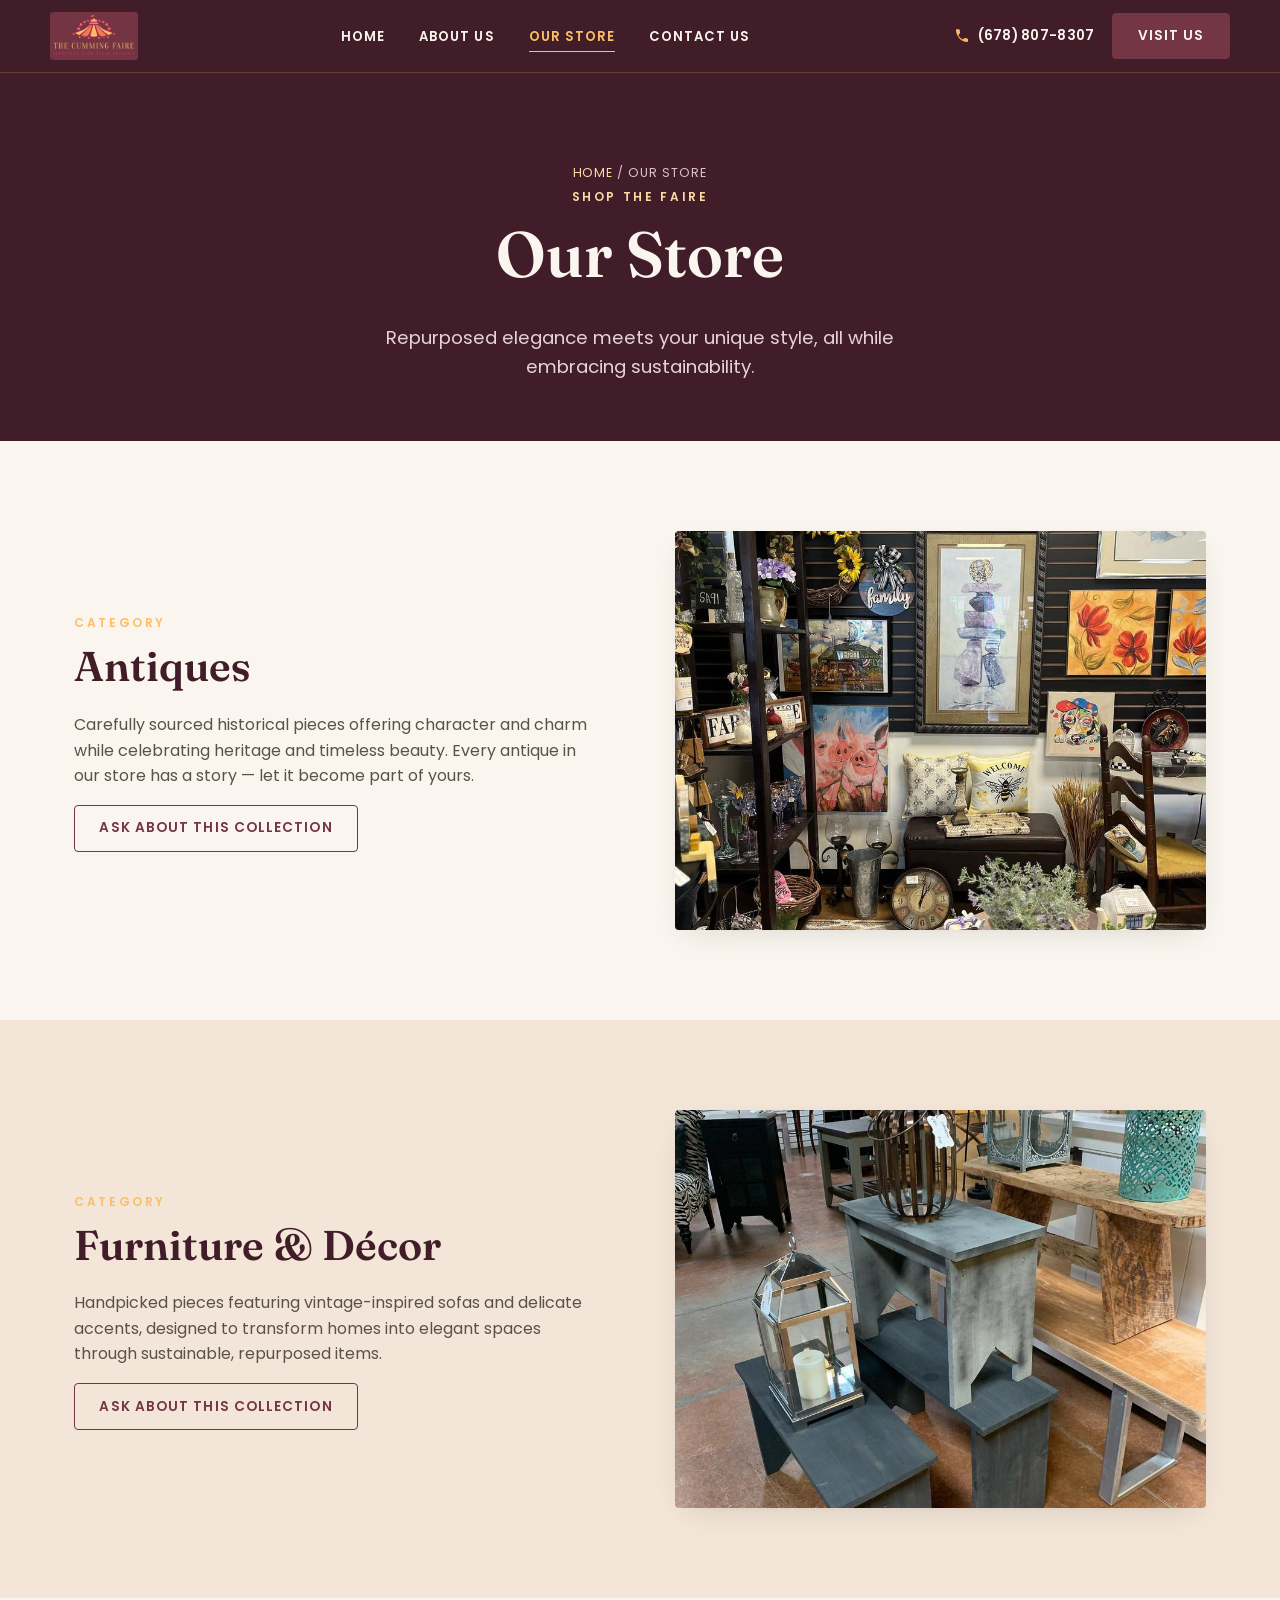
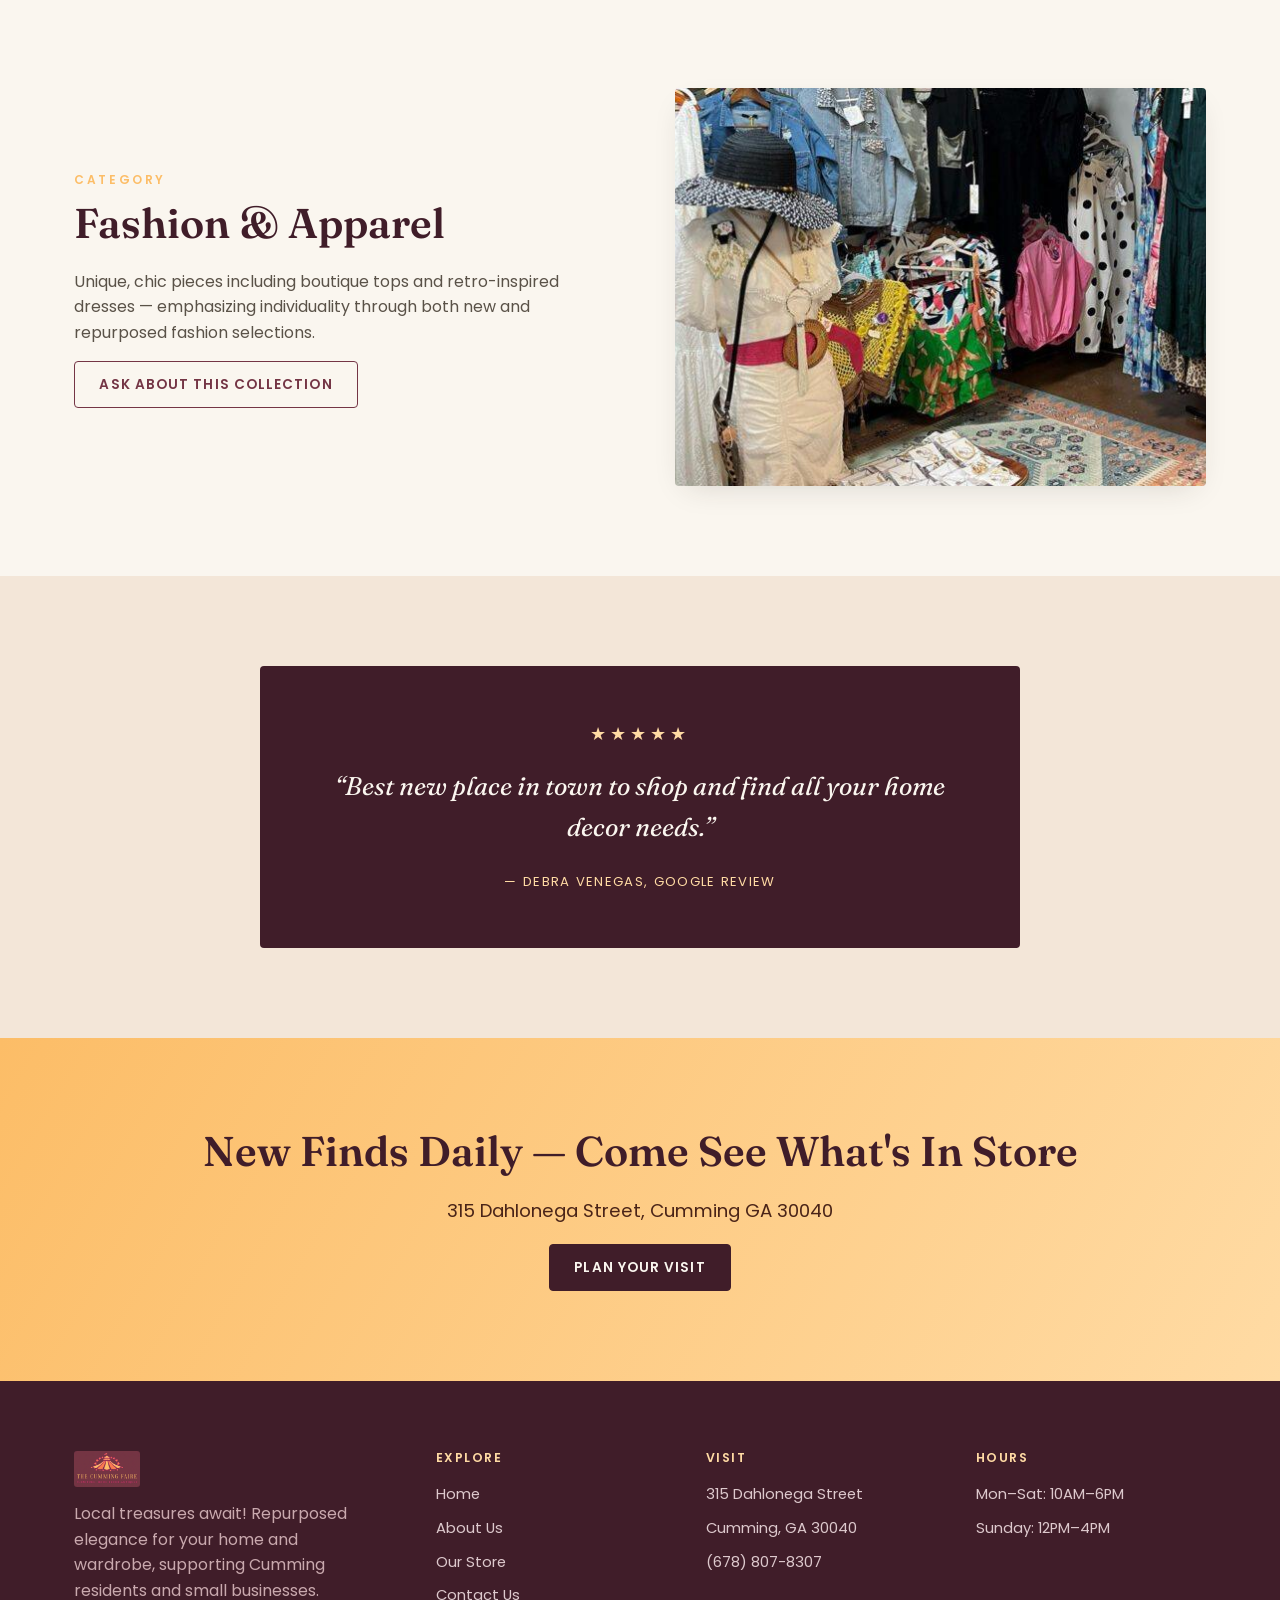
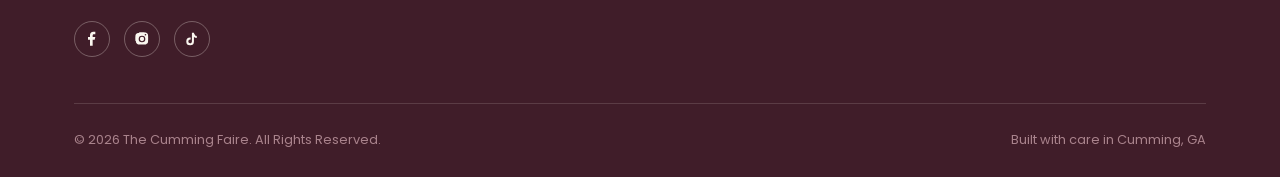
<file: shop.html>
<!DOCTYPE html>
<html lang="en">
<head>
<meta charset="UTF-8">
<meta name="viewport" content="width=device-width, initial-scale=1.0">
<title>Our Store | The Cumming Faire</title>
<meta name="description" content="Shop antiques, furniture, and fashion at The Cumming Faire — repurposed elegance meets sustainable style in Cumming, GA.">
<link rel="icon" type="image/png" href="favicon.png">
<link rel="preconnect" href="https://fonts.googleapis.com">
<link href="https://fonts.googleapis.com/css2?family=Fraunces:opsz,wght@9..144,500;9..144,600;9..144,700&family=Poppins:wght@400;500;600;700&display=swap" rel="stylesheet">
<link rel="stylesheet" href="styles.css">
</head>
<body>

<header class="site-header">
  <div class="container header-inner">
    <a href="index.html" class="brand">
      <img src="logo.png" alt="The Cumming Faire" class="logo">
    </a>
    <nav class="main-nav">
      <ul>
        <li><a href="index.html">Home</a></li>
        <li><a href="about.html">About Us</a></li>
        <li><a href="shop.html" class="active">Our Store</a></li>
        <li><a href="contact.html">Contact Us</a></li>
      </ul>
    </nav>
    <div class="header-cta">
      <a href="tel:6788078307" class="header-phone">
        <svg viewBox="0 0 24 24"><path d="M6.6 10.8c1.4 2.8 3.8 5.1 6.6 6.6l2.2-2.2c.3-.3.7-.4 1-.2 1.1.4 2.3.6 3.5.6.6 0 1 .4 1 1V20c0 .6-.4 1-1 1C11.4 21 3 12.6 3 3c0-.6.4-1 1-1h3.5c.6 0 1 .4 1 1 0 1.2.2 2.4.6 3.5.1.4 0 .8-.2 1L6.6 10.8z"/></svg>
        (678) 807-8307
      </a>
      <a href="contact.html" class="btn btn-primary">Visit Us</a>
      <button class="nav-toggle" aria-label="Toggle menu" aria-expanded="false"><span></span><span></span><span></span></button>
    </div>
  </div>
</header>

<section class="page-hero">
  <div class="container">
    <div class="breadcrumb"><a href="index.html">Home</a> / Our Store</div>
    <span class="eyebrow">Shop The Faire</span>
    <h1>Our Store</h1>
    <p class="lead" style="color:#e6d3d8;max-width:600px;margin:0 auto;">Repurposed elegance meets your unique style, all while embracing sustainability.</p>
  </div>
</section>

<section id="antiques">
  <div class="container two-col">
    <div>
      <span class="eyebrow">Category</span>
      <h2>Antiques</h2>
      <p>Carefully sourced historical pieces offering character and charm while celebrating heritage and timeless beauty. Every antique in our store has a story — let it become part of yours.</p>
      <a href="contact.html" class="btn btn-outline">Ask About This Collection</a>
    </div>
    <div class="visual">
      <img src="img/antiques-shop.jpg" alt="Antiques, art, and novelty display at The Cumming Faire" loading="lazy">
    </div>
  </div>
</section>

<section id="furniture" class="section-alt">
  <div class="container two-col reverse">
    <div>
      <span class="eyebrow">Category</span>
      <h2>Furniture &amp; Décor</h2>
      <p>Handpicked pieces featuring vintage-inspired sofas and delicate accents, designed to transform homes into elegant spaces through sustainable, repurposed items.</p>
      <a href="contact.html" class="btn btn-outline">Ask About This Collection</a>
    </div>
    <div class="visual">
      <img src="img/furniture-shop.jpg" alt="Furniture and home décor display at The Cumming Faire" loading="lazy">
    </div>
  </div>
</section>

<section id="fashion">
  <div class="container two-col">
    <div>
      <span class="eyebrow">Category</span>
      <h2>Fashion &amp; Apparel</h2>
      <p>Unique, chic pieces including boutique tops and retro-inspired dresses — emphasizing individuality through both new and repurposed fashion selections.</p>
      <a href="contact.html" class="btn btn-outline">Ask About This Collection</a>
    </div>
    <div class="visual">
      <img src="img/fashion-shop.jpg" alt="Fashion and apparel display at The Cumming Faire" loading="lazy">
    </div>
  </div>
</section>

<section class="section-alt">
  <div class="container">
    <div class="testimonial">
      <div class="stars">★★★★★</div>
      <blockquote>&ldquo;Best new place in town to shop and find all your home decor needs.&rdquo;</blockquote>
      <cite>— Debra Venegas, Google Review</cite>
    </div>
  </div>
</section>

<section class="cta-band">
  <div class="container">
    <h2>New Finds Daily — Come See What's In Store</h2>
    <p class="lead">315 Dahlonega Street, Cumming GA 30040</p>
    <a href="contact.html" class="btn btn-primary" style="background:var(--wine-deep);border-color:var(--wine-deep);">Plan Your Visit</a>
  </div>
</section>

<footer class="site-footer">
  <div class="container">
    <div class="footer-grid">
      <div class="footer-brand">
        <a href="index.html" class="brand"><img src="logo.png" alt="The Cumming Faire" class="logo" style="height:36px;"></a>
        <p>Local treasures await! Repurposed elegance for your home and wardrobe, supporting Cumming residents and small businesses.</p>
        <div class="social-row">
          <a href="https://www.facebook.com/profile.php?id=100089561472416" aria-label="Facebook" target="_blank" rel="noopener"><svg viewBox="0 0 24 24"><path d="M13 22v-9h3l1-4h-4V7c0-1.1.3-2 2-2h2V1.1C16.6 1 15.4 1 14 1c-3.1 0-5 1.9-5 5.3V9H6v4h3v9h4z"/></svg></a>
          <a href="https://instagram.com/thecummingfaire" aria-label="Instagram" target="_blank" rel="noopener"><svg viewBox="0 0 24 24"><path d="M12 2c2.7 0 3 0 4.1.1 1.1 0 1.8.2 2.2.4.6.2 1 .5 1.4 1 .4.4.7.8 1 1.4.2.4.4 1.1.4 2.2.1 1.1.1 1.4.1 4.1s0 3-.1 4.1c0 1.1-.2 1.8-.4 2.2-.2.6-.5 1-1 1.4-.4.4-.8.7-1.4 1-.4.2-1.1.4-2.2.4-1.1.1-1.4.1-4.1.1s-3 0-4.1-.1c-1.1 0-1.8-.2-2.2-.4-.6-.2-1-.5-1.4-1-.4-.4-.7-.8-1-1.4-.2-.4-.4-1.1-.4-2.2C2 15 2 14.7 2 12s0-3 .1-4.1c0-1.1.2-1.8.4-2.2.2-.6.5-1 1-1.4.4-.4.8-.7 1.4-1 .4-.2 1.1-.4 2.2-.4C8.1 2.1 8.4 2.1 12 2zm0 5a5 5 0 100 10 5 5 0 000-10zm0 8.2a3.2 3.2 0 110-6.4 3.2 3.2 0 010 6.4zm5.2-8.4a1.2 1.2 0 100-2.4 1.2 1.2 0 000 2.4z"/></svg></a>
          <a href="https://www.tiktok.com/@thecummingfaire" aria-label="TikTok" target="_blank" rel="noopener"><svg viewBox="0 0 24 24"><path d="M16.6 5.82c-.95-.83-1.55-2-1.7-3.27h-3.02v13.06c0 1.5-1.22 2.72-2.72 2.72a2.72 2.72 0 0 1 0-5.44c.28 0 .55.04.8.12V9.9a5.7 5.7 0 0 0-.8-.06 5.75 5.75 0 0 0 0 11.5 5.75 5.75 0 0 0 5.75-5.75V9.01c1.2.86 2.67 1.37 4.24 1.37V7.36c-.9 0-1.75-.28-2.55-.75z"/></svg></a>
        </div>
      </div>
      <div>
        <h4>Explore</h4>
        <ul>
          <li><a href="index.html">Home</a></li>
          <li><a href="about.html">About Us</a></li>
          <li><a href="shop.html">Our Store</a></li>
          <li><a href="contact.html">Contact Us</a></li>
        </ul>
      </div>
      <div>
        <h4>Visit</h4>
        <ul>
          <li>315 Dahlonega Street</li>
          <li>Cumming, GA 30040</li>
          <li><a href="tel:6788078307">(678) 807-8307</a></li>
        </ul>
      </div>
      <div>
        <h4>Hours</h4>
        <ul>
          <li>Mon–Sat: 10AM–6PM</li>
          <li>Sunday: 12PM–4PM</li>
        </ul>
      </div>
    </div>
    <div class="footer-bottom">
      <span>&copy; 2026 The Cumming Faire. All Rights Reserved.</span>
      <span>Built with care in Cumming, GA</span>
    </div>
  </div>
</footer>

<script src="main.js"></script>
</body>
</html>
</file>
<file: styles.css>
/* ===========================================================
   The Cumming Faire — Redesign
   Palette taken from the shop's own logo: deep wine maroon,
   golden amber, warm coral-orange
   =========================================================== */

:root {
  --cream: #faf6ef;
  --cream-deep: #f3e6d8;
  --ink: #2b2622;
  --ink-soft: #5a5248;
  --wine: #743545;
  --wine-deep: #401d29;
  --gold: #fcbd67;
  --gold-light: #ffdba4;
  --orange: #f97b4f;
  --line: #e8d9c3;
  --white: #ffffff;
  --radius: 4px;
  --shadow: 0 10px 30px -12px rgba(43, 38, 34, 0.18);
  --serif: "Fraunces", "Playfair Display", Georgia, serif;
  --sans: "Poppins", "Helvetica Neue", Arial, sans-serif;
}

* { box-sizing: border-box; }
html { scroll-behavior: smooth; }

body {
  margin: 0;
  font-family: var(--sans);
  color: var(--ink);
  background: var(--cream);
  line-height: 1.6;
  font-size: 16px;
  -webkit-font-smoothing: antialiased;
}

img { max-width: 100%; display: block; }
a { color: inherit; text-decoration: none; }
ul { list-style: none; margin: 0; padding: 0; }

.container {
  width: 100%;
  max-width: 1180px;
  margin: 0 auto;
  padding: 0 24px;
}

h1, h2, h3, h4 {
  font-family: var(--serif);
  font-weight: 600;
  color: var(--wine-deep);
  margin: 0 0 0.5em;
  line-height: 1.15;
}

h1 { font-size: clamp(2.4rem, 5vw, 4rem); }
h2 { font-size: clamp(1.9rem, 3.4vw, 2.6rem); }
h3 { font-size: 1.4rem; }

.eyebrow {
  display: inline-block;
  font-family: var(--sans);
  font-size: 0.75rem;
  letter-spacing: 0.22em;
  text-transform: uppercase;
  color: var(--gold);
  font-weight: 600;
  margin-bottom: 0.9em;
}

p { color: var(--ink-soft); margin: 0 0 1em; }
.lead { font-size: 1.15rem; }

.btn {
  display: inline-flex;
  align-items: center;
  gap: 0.5em;
  padding: 0.85em 1.8em;
  border-radius: var(--radius);
  font-family: var(--sans);
  font-size: 0.85rem;
  letter-spacing: 0.08em;
  text-transform: uppercase;
  font-weight: 600;
  border: 1px solid transparent;
  cursor: pointer;
  transition: all 0.25s ease;
}
.btn-primary {
  background: var(--wine);
  color: var(--cream);
  border-color: var(--wine);
}
.btn-primary:hover { background: var(--wine-deep); }
.btn-outline {
  background: transparent;
  color: var(--wine);
  border-color: var(--wine);
}
.btn-outline:hover { background: var(--wine); color: var(--cream); }
.btn-light {
  background: var(--cream);
  color: var(--wine-deep);
  border-color: var(--cream);
}
.btn-light:hover { background: var(--gold-light); border-color: var(--gold-light); }

/* ---------- Header ---------- */
.site-header {
  position: sticky;
  top: 0;
  z-index: 100;
  background: var(--wine-deep);
  border-bottom: 1px solid rgba(252, 189, 103, 0.2);
}
.header-inner {
  display: flex;
  align-items: center;
  justify-content: space-between;
  padding: 12px 0;
}
.brand {
  display: flex;
  align-items: center;
  gap: 12px;
  font-family: var(--serif);
  font-size: 1.5rem;
  font-weight: 600;
  color: var(--cream);
}
.brand img.logo {
  height: 48px;
  width: auto;
  display: block;
  border-radius: 3px;
}
.brand span.sub {
  display: block;
  font-family: var(--sans);
  font-size: 0.6rem;
  letter-spacing: 0.2em;
  text-transform: uppercase;
  color: var(--gold);
  font-weight: 600;
}

.main-nav ul {
  display: flex;
  gap: 34px;
}
.main-nav a {
  font-size: 0.82rem;
  letter-spacing: 0.08em;
  text-transform: uppercase;
  font-weight: 600;
  color: var(--cream);
  position: relative;
  padding: 4px 0;
}
.main-nav a::after {
  content: "";
  position: absolute;
  left: 0; bottom: -2px;
  width: 0; height: 1px;
  background: var(--gold);
  transition: width 0.25s ease;
}
.main-nav a:hover::after,
.main-nav a.active::after { width: 100%; }
.main-nav a.active { color: var(--gold); }

.header-cta { display: flex; align-items: center; gap: 18px; }
.header-phone {
  font-size: 0.85rem;
  font-weight: 600;
  letter-spacing: 0.02em;
  display: flex;
  align-items: center;
  gap: 8px;
  color: var(--cream);
}
.header-phone svg { width: 16px; height: 16px; fill: var(--gold); }

.nav-toggle {
  display: none;
  flex-direction: column;
  gap: 5px;
  background: none;
  border: none;
  cursor: pointer;
  padding: 6px;
}
.nav-toggle span {
  width: 24px; height: 2px;
  background: var(--cream);
}

/* ---------- Hero ---------- */
.hero {
  position: relative;
  background: linear-gradient(135deg, var(--wine-deep) 0%, var(--wine) 60%, #8a4152 100%);
  color: var(--cream);
  overflow: hidden;
}
.hero::before {
  content: "";
  position: absolute;
  inset: 0;
  background-image:
    radial-gradient(circle at 15% 25%, rgba(217,184,120,0.16) 0, transparent 45%),
    radial-gradient(circle at 85% 75%, rgba(217,184,120,0.12) 0, transparent 50%);
}
.hero-inner {
  position: relative;
  padding: 130px 0 110px;
  max-width: 680px;
}
.hero .eyebrow { color: var(--gold-light); }
.hero h1 { color: var(--cream); }
.hero p.lead { color: #e6d3d8; max-width: 520px; }
.hero-actions { display: flex; gap: 16px; margin-top: 30px; flex-wrap: wrap; }

.hero-strip {
  border-top: 1px solid rgba(250,246,239,0.18);
  position: relative;
}
.hero-strip .container {
  display: grid;
  grid-template-columns: repeat(3, 1fr);
}
.hero-strip .item {
  padding: 22px 0;
  text-align: center;
  border-right: 1px solid rgba(250,246,239,0.18);
  font-size: 0.8rem;
  letter-spacing: 0.06em;
  text-transform: uppercase;
  color: #e6d3d8;
}
.hero-strip .item:last-child { border-right: none; }
.hero-strip strong {
  display: block;
  font-family: var(--serif);
  font-size: 1.3rem;
  color: var(--gold-light);
  text-transform: none;
  letter-spacing: 0;
}

/* Page header (non-home) */
.page-hero {
  background: var(--wine-deep);
  color: var(--cream);
  padding: 90px 0 60px;
  text-align: center;
}
.page-hero h1 { color: var(--cream); }
.page-hero .eyebrow { color: var(--gold-light); }
.breadcrumb {
  font-size: 0.78rem;
  letter-spacing: 0.08em;
  text-transform: uppercase;
  color: #dcc3c9;
}
.breadcrumb a { color: var(--gold-light); }

/* ---------- Sections ---------- */
section { padding: 90px 0; }
.section-alt { background: var(--cream-deep); }
.section-head { max-width: 620px; margin-bottom: 50px; }
.section-head.center { margin-left: auto; margin-right: auto; text-align: center; }

.two-col {
  display: grid;
  grid-template-columns: 1fr 1fr;
  gap: 70px;
  align-items: center;
}
.two-col.reverse .visual { order: 2; }

.visual {
  border-radius: var(--radius);
  overflow: hidden;
  box-shadow: var(--shadow);
  aspect-ratio: 4/3;
  position: relative;
}
.visual img {
  position: absolute; inset: 0;
  width: 100%; height: 100%;
  object-fit: cover;
  display: block;
}
.visual .swatch {
  position: absolute; inset: 0;
  display: flex; align-items: center; justify-content: center;
  font-family: var(--serif);
  font-size: 1.1rem;
  color: rgba(250,246,239,0.85);
  text-align: center;
  padding: 20px;
}
.swatch-wine { background: linear-gradient(160deg, var(--wine) 0%, var(--wine-deep) 100%); }
.swatch-gold { background: linear-gradient(160deg, var(--gold-light) 0%, var(--gold) 100%); color: var(--wine-deep); }
.swatch-cream { background: linear-gradient(160deg, var(--cream-deep) 0%, #e6d8bd 100%); color: var(--wine-deep); }

/* Category / feature cards */
.grid-3 {
  display: grid;
  grid-template-columns: repeat(3, 1fr);
  gap: 28px;
}
.card {
  background: var(--white);
  border: 1px solid var(--line);
  border-radius: var(--radius);
  overflow: hidden;
  transition: transform 0.25s ease, box-shadow 0.25s ease;
}
.card:hover { transform: translateY(-5px); box-shadow: var(--shadow); }
.card .visual { aspect-ratio: 16/11; border-radius: 0; box-shadow: none; }
.card-body { padding: 26px 24px 30px; }
.card-body h3 { margin-bottom: 10px; }
.card-link {
  display: inline-flex;
  align-items: center;
  gap: 6px;
  font-size: 0.8rem;
  letter-spacing: 0.08em;
  text-transform: uppercase;
  font-weight: 600;
  color: var(--wine);
  margin-top: 8px;
}

/* Why us list */
.reasons { display: grid; grid-template-columns: repeat(3, 1fr); gap: 40px; margin-top: 20px; }
.reason .num {
  font-family: var(--serif);
  font-size: 2.4rem;
  color: var(--gold);
  margin-bottom: 8px;
  display: block;
}

/* Testimonial */
.testimonial {
  background: var(--wine-deep);
  color: var(--cream);
  border-radius: var(--radius);
  padding: 54px;
  text-align: center;
  max-width: 760px;
  margin: 0 auto;
}
.testimonial .stars { color: var(--gold-light); font-size: 1.1rem; letter-spacing: 4px; margin-bottom: 18px; }
.testimonial blockquote {
  font-family: var(--serif);
  font-size: 1.6rem;
  font-style: italic;
  margin: 0 0 20px;
  color: var(--cream);
}
.testimonial cite { font-size: 0.82rem; letter-spacing: 0.1em; text-transform: uppercase; color: var(--gold-light); font-style: normal; }

/* CTA band */
.cta-band {
  background: linear-gradient(120deg, var(--gold) 0%, var(--gold-light) 100%);
  color: var(--wine-deep);
  text-align: center;
}
.cta-band h2 { color: var(--wine-deep); }
.cta-band p { color: #4a2418; }

/* Hours / contact info blocks */
.info-grid {
  display: grid;
  grid-template-columns: repeat(3, 1fr);
  gap: 28px;
}
.info-card {
  background: var(--white);
  border: 1px solid var(--line);
  border-radius: var(--radius);
  padding: 30px;
}
.info-card .icon {
  width: 46px; height: 46px;
  border-radius: 50%;
  background: var(--cream-deep);
  display: flex; align-items: center; justify-content: center;
  margin-bottom: 16px;
  color: var(--gold);
}
.hours-table { width: 100%; border-collapse: collapse; }
.hours-table td { padding: 7px 0; border-bottom: 1px dashed var(--line); font-size: 0.92rem; }
.hours-table td:last-child { text-align: right; color: var(--ink-soft); }
.hours-table tr:last-child td { border-bottom: none; }

/* Forms */
.form-card {
  background: var(--white);
  border: 1px solid var(--line);
  border-radius: var(--radius);
  padding: 40px;
  box-shadow: var(--shadow);
}
.form-row { display: grid; grid-template-columns: 1fr 1fr; gap: 20px; }
.field { margin-bottom: 20px; }
.field label {
  display: block;
  font-size: 0.78rem;
  letter-spacing: 0.06em;
  text-transform: uppercase;
  font-weight: 600;
  margin-bottom: 8px;
  color: var(--ink);
}
.field input, .field textarea {
  width: 100%;
  padding: 13px 14px;
  border: 1px solid var(--line);
  border-radius: var(--radius);
  background: var(--cream);
  font-family: var(--sans);
  font-size: 0.95rem;
  color: var(--ink);
}
.field input:focus, .field textarea:focus {
  outline: none;
  border-color: var(--gold);
  background: var(--white);
}
.field textarea { resize: vertical; min-height: 130px; }
.form-note { font-size: 0.82rem; color: var(--ink-soft); margin-top: -4px; }

.map-wrap {
  border-radius: var(--radius);
  overflow: hidden;
  border: 1px solid var(--line);
  box-shadow: var(--shadow);
}
.map-wrap iframe { width: 100%; height: 100%; min-height: 420px; border: 0; display: block; }

/* Footer */
.site-footer {
  background: var(--wine-deep);
  color: #ddc9cd;
  padding: 70px 0 26px;
}
.footer-grid {
  display: grid;
  grid-template-columns: 1.4fr 1fr 1fr 1fr;
  gap: 40px;
  padding-bottom: 46px;
  border-bottom: 1px solid rgba(250,246,239,0.14);
}
.footer-grid h4 {
  color: var(--gold-light);
  font-size: 0.78rem;
  letter-spacing: 0.12em;
  text-transform: uppercase;
  font-family: var(--sans);
  margin-bottom: 18px;
}
.footer-brand .brand { color: var(--cream); }
.footer-brand p { color: #c9a9ae; max-width: 300px; margin-top: 14px; }
.footer-grid ul li { margin-bottom: 10px; font-size: 0.92rem; }
.footer-grid ul li a:hover { color: var(--gold-light); }
.social-row { display: flex; gap: 14px; margin-top: 18px; }
.social-row a {
  width: 36px; height: 36px;
  border-radius: 50%;
  border: 1px solid rgba(250,246,239,0.3);
  display: flex; align-items: center; justify-content: center;
}
.social-row a:hover { background: var(--gold); border-color: var(--gold); }
.social-row svg { width: 16px; height: 16px; fill: var(--cream); }
.footer-bottom {
  display: flex;
  justify-content: space-between;
  align-items: center;
  padding-top: 26px;
  font-size: 0.8rem;
  color: #a9838c;
  flex-wrap: wrap;
  gap: 10px;
}

/* Utility */
.mt-0 { margin-top: 0; }
.tag-row { display: flex; gap: 10px; flex-wrap: wrap; margin: 18px 0; }
.tag-row span {
  font-size: 0.72rem;
  letter-spacing: 0.08em;
  text-transform: uppercase;
  padding: 6px 14px;
  border: 1px solid var(--line);
  border-radius: 999px;
  color: var(--ink-soft);
}

/* ---------- Responsive ---------- */
@media (max-width: 900px) {
  .two-col { grid-template-columns: 1fr; gap: 36px; }
  .two-col.reverse .visual { order: 0; }
  .grid-3 { grid-template-columns: 1fr 1fr; }
  .reasons { grid-template-columns: 1fr 1fr; }
  .footer-grid { grid-template-columns: 1fr 1fr; }
  .info-grid { grid-template-columns: 1fr; }
}

@media (max-width: 720px) {
  .main-nav { position: fixed; top: 73px; left: 0; right: 0; bottom: 0;
    background: var(--wine-deep); padding: 30px 24px; transform: translateX(100%);
    transition: transform 0.3s ease; overflow-y: auto; }
  .main-nav.open { transform: translateX(0); }
  .main-nav ul { flex-direction: column; gap: 22px; }
  .main-nav a { font-size: 1.1rem; color: var(--cream); }
  .nav-toggle { display: flex; }
  .header-phone { display: none; }
  .hero-inner { padding: 90px 0 70px; }
  .hero-strip .container { grid-template-columns: 1fr; }
  .hero-strip .item { border-right: none; border-bottom: 1px solid rgba(250,246,239,0.18); }
  .hero-strip .item:last-child { border-bottom: none; }
  .grid-3 { grid-template-columns: 1fr; }
  .reasons { grid-template-columns: 1fr; }
  .footer-grid { grid-template-columns: 1fr; }
  .form-row { grid-template-columns: 1fr; }
  section { padding: 60px 0; }
  .testimonial { padding: 34px 24px; }
  .form-card { padding: 26px; }
}
</file>
